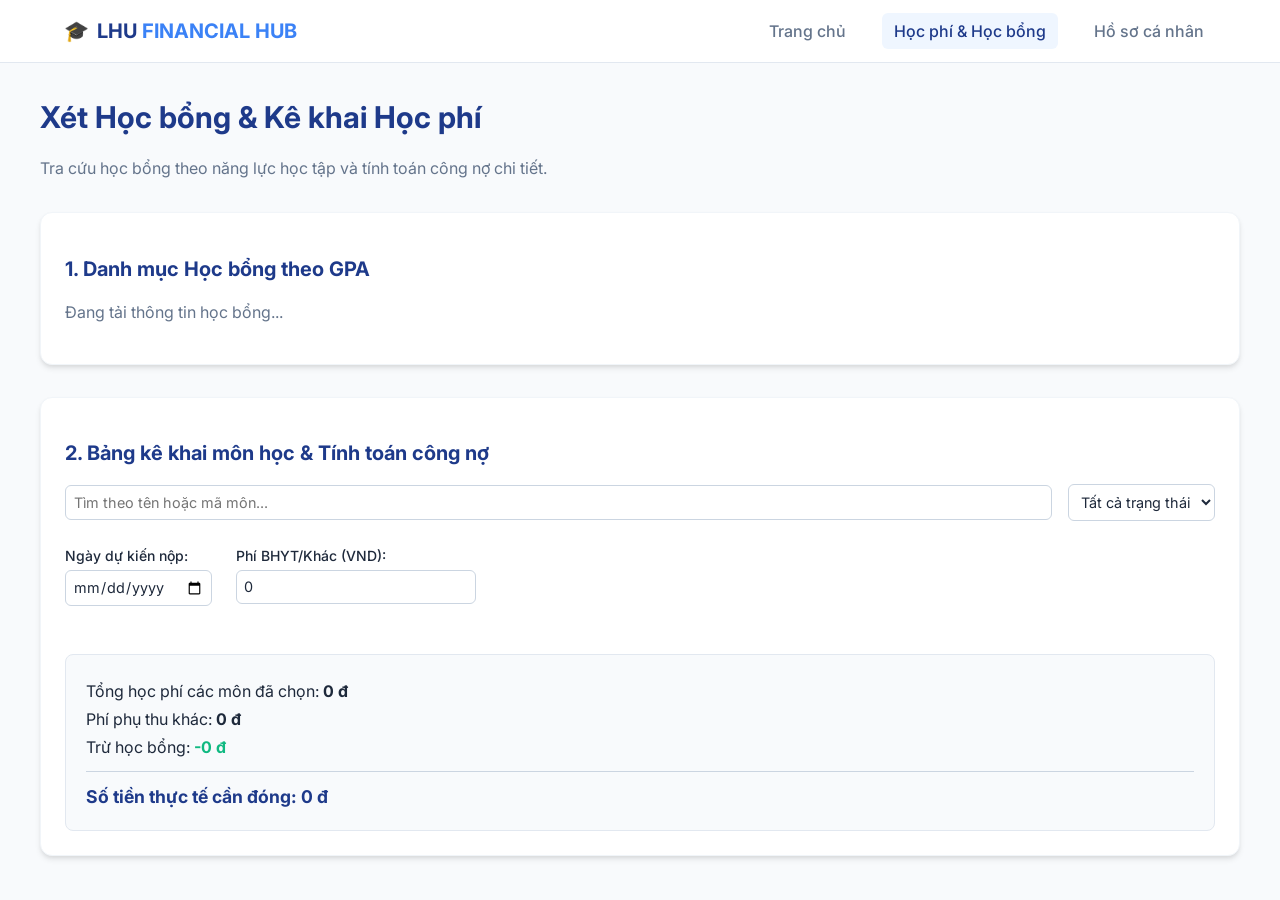
<file: financial.html>
<!DOCTYPE html>
<html lang="vi">
<head>
  <meta charset="UTF-8">
  <meta name="viewport" content="width=device-width, initial-scale=1.0">
  <title>LHU Financial Hub - Học Phí & Học Bổng</title>
  <link rel="stylesheet" href="css/style.css">
  <!-- Google Fonts Inter -->
  <link href="https://fonts.googleapis.com/css2?family=Inter:wght@400;500;600;700&display=swap" rel="stylesheet">
</head>
<body>
  <!-- Header cố định -->
  <header class="header">
    <div class="logo">
      <span class="logo-icon">🎓</span> 
      <span>LHU <span class="highlight">FINANCIAL HUB</span></span>
    </div>
    <nav class="nav-menu">
      <ul>
        <li><a href="index.html">Trang chủ</a></li>
        <li><a href="financial.html" class="active">Học phí & Học bổng</a></li>
        <li><a href="profile.html">Hồ sơ cá nhân</a></li>
      </ul>
    </nav>
  </header>

  <main class="container">
    <!-- Tiêu đề trang -->
    <section class="welcome-banner">
      <h1 class="page-title">Xét Học bổng & Kê khai Học phí</h1>
      <p class="welcome-subtitle">Tra cứu học bổng theo năng lực học tập và tính toán công nợ chi tiết.</p>
    </section>

    <!-- Khối 1: Danh mục học bổng -->
    <section class="card" style="margin-bottom: 2rem;">
      <h2 style="color: var(--primary); font-size: 1.25rem; margin-bottom: 1rem;">1. Danh mục Học bổng theo GPA</h2>
      <div id="scholarship-list">
        <!-- Dữ liệu render từ JS -->
        <p style="color: var(--text-muted);">Đang tải thông tin học bổng...</p>
      </div>
    </section>

    <!-- Khối 2: Bảng kê khai môn học & Tính học phí -->
    <section class="card">
      <h2 style="color: var(--primary); font-size: 1.25rem; margin-bottom: 1rem;">2. Bảng kê khai môn học & Tính toán công nợ</h2>
      
      <!-- Các bộ lọc và nhập liệu -->
      <div style="display: flex; gap: 1rem; flex-wrap: wrap; margin-bottom: 1.5rem; align-items: center;">
        <input type="text" id="search-subject" placeholder="Tìm theo tên hoặc mã môn..." class="form-input" style="flex: 1; min-width: 200px; padding: 0.5rem; border: 1px solid #cbd5e1; border-radius: 6px;">
        <select id="filter-status" class="form-select" style="padding: 0.5rem; border: 1px solid #cbd5e1; border-radius: 6px;">
          <option value="all">Tất cả trạng thái</option>
        </select>
      </div>

      <div style="display: flex; gap: 1.5rem; flex-wrap: wrap; margin-bottom: 1.5rem;">
        <div>
          <label style="font-size: 0.875rem; font-weight: 500; display: block; margin-bottom: 0.25rem;">Ngày dự kiến nộp:</label>
          <input type="date" id="due-date" class="form-input" style="padding: 0.45rem; border: 1px solid #cbd5e1; border-radius: 6px;">
        </div>
        <div>
          <label style="font-size: 0.875rem; font-weight: 500; display: block; margin-bottom: 0.25rem;">Phí BHYT/Khác (VND):</label>
          <input type="number" id="other-fees-input" value="0" class="form-input" style="padding: 0.45rem; border: 1px solid #cbd5e1; border-radius: 6px;">
        </div>
      </div>

      <!-- Khu vực hiển thị bảng môn học (JS sẽ render bảng vào đây) -->
      <div class="table-responsive" style="overflow-x: auto; margin-bottom: 1.5rem;">
        <div id="subjects-table-container">
          <!-- Bảng môn học -->
        </div>
      </div>

      <!-- Tổng kết học phí -->
      <div style="background-color: #f8fafc; padding: 1.25rem; border-radius: 8px; border: 1px solid #e2e8f0;">
        <p style="margin: 0.25rem 0;">Tổng học phí các môn đã chọn: <strong id="sum-tuition">0 đ</strong></p>
        <p style="margin: 0.25rem 0;">Phí phụ thu khác: <strong id="sum-other">0 đ</strong></p>
        <p style="margin: 0.25rem 0;">Trừ học bổng: <strong id="sum-discount" style="color: var(--accent);">-0 đ</strong></p>
        <hr style="border: none; border-top: 1px solid #cbd5e1; margin: 0.75rem 0;">
        <p style="margin: 0; font-size: 1.1rem; color: var(--primary);"><strong>Số tiền thực tế cần đóng: <span id="sum-total">0 đ</span></strong></p>
      </div>
    </section>
  </main>

  <script src="js/data.js"></script>
  <script src="js/financial.js"></script>
</body>
</html>
</file>
<file: css/style.css>
/* Thiết lập chung & Biến màu sắc */
:root {
  --primary: #1e3a8a; /* Xanh dương đậm chủ đạo */
  --primary-light: #3b82f6;
  --accent: #10b981; /* Xanh lá nhấn mạnh tài chính */
  --bg-color: #f8fafc;
  --text-main: #1e293b;
  --text-muted: #64748b;
  --card-bg: #ffffff;
  --radius: 12px;
  --shadow: 0 4px 6px -1px rgba(0, 0, 0, 0.1), 0 2px 4px -1px rgba(0, 0, 0, 0.06);
  --transition: all 0.3s ease;
}

body {
  font-family: 'Inter', sans-serif;
  background-color: var(--bg-color);
  color: var(--text-main);
  margin: 0;
  padding: 0;
  line-height: 1.5;
}

/* Header hiện đại */
.header {
  background: rgba(255, 255, 255, 0.9);
  backdrop-filter: blur(8px);
  position: sticky;
  top: 0;
  z-index: 1000;
  display: flex;
  justify-content: space-between;
  align-items: center;
  padding: 1rem 5%;
  border-bottom: 1px solid #e2e8f0;
}

.logo {
  font-weight: 700;
  font-size: 1.25rem;
  color: var(--primary);
  display: flex;
  align-items: center;
  gap: 0.5rem;
}

.logo .highlight {
  color: var(--primary-light);
}

.nav-menu ul {
  display: flex;
  list-style: none;
  gap: 1.5rem;
  margin: 0;
  padding: 0;
}

.nav-menu a {
  text-decoration: none;
  color: var(--text-muted);
  font-weight: 500;
  padding: 0.5rem 0.75rem;
  border-radius: 6px;
  transition: var(--transition);
}

.nav-menu a:hover, .nav-menu a.active {
  color: var(--primary);
  background-color: #eff6ff;
}

/* Container chính */
.container {
  max-width: 1200px;
  margin: 2rem auto;
  padding: 0 1.5rem;
}

/* Welcome Banner */
.welcome-banner {
  margin-bottom: 2rem;
}

.page-title {
  font-size: 1.875rem;
  font-weight: 700;
  color: var(--primary);
  margin-bottom: 0.5rem;
}

.welcome-subtitle {
  color: var(--text-muted);
  font-size: 1rem;
}

.badge-mssv {
  background-color: #e2e8f0;
  padding: 0.2rem 0.5rem;
  border-radius: 4px;
  font-size: 0.875rem;
  font-weight: 600;
  color: var(--primary);
  margin-left: 0.5rem;
}

/* Dashboard Widgets & Cards */
.grid-cards {
  display: grid;
  grid-template-columns: repeat(auto-fit, minmax(280px, 1fr));
  gap: 1.5rem;
  margin-bottom: 2rem;
}

.card {
  background: var(--card-bg);
  border-radius: var(--radius);
  padding: 1.5rem;
  box-shadow: var(--shadow);
  transition: var(--transition);
  border: 1px solid #f1f5f9;
}

.card:hover {
  transform: translateY(-4px);
  box-shadow: 0 10px 15px -3px rgba(0, 0, 0, 0.1);
}

/* Thao tác nhanh */
.action-card {
  background: linear-gradient(135deg, #ffffff 0%, #f8fafc 100%);
}

.action-header h2 {
  font-size: 1.25rem;
  color: var(--primary);
  margin-bottom: 0.25rem;
}

.action-header p {
  color: var(--text-muted);
  font-size: 0.9rem;
  margin-bottom: 1.5rem;
}

.action-buttons {
  display: flex;
  gap: 1rem;
  flex-wrap: wrap;
}

/* Các nút bấm (Buttons) */
.btn {
  display: inline-flex;
  align-items: center;
  gap: 0.5rem;
  padding: 0.75rem 1.25rem;
  border-radius: 8px;
  font-weight: 600;
  text-decoration: none;
  transition: var(--transition);
  cursor: pointer;
  font-size: 0.95rem;
}

.btn-primary {
  background-color: var(--primary);
  color: white;
}

.btn-primary:hover {
  background-color: #1d4ed8;
}

.btn-secondary {
  background-color: #f1f5f9;
  color: var(--text-main);
  border: 1px solid #cbd5e1;
}

.btn-secondary:hover {
  background-color: #e2e8f0;
}

/* Bổ sung định dạng cho form và bảng trên trang Financial */
.form-input, .form-select {
  font-family: 'Inter', sans-serif;
  font-size: 0.9rem;
  color: var(--text-main);
  background-color: #ffffff;
  outline: none;
  transition: var(--transition);
}

.form-input:focus, .form-select:focus {
  border-color: var(--primary-light) !important;
  box-shadow: 0 0 0 3px rgba(59, 130, 246, 0.15);
}

/* Kiểu bảng danh sách môn học */
table {
  width: 100%;
  border-collapse: collapse;
  text-align: left;
  font-size: 0.9rem;
}

th, td {
  padding: 0.75rem 1rem;
  border-bottom: 1px solid #e2e8f0;
}

th {
  background-color: #f1f5f9;
  color: var(--primary);
  font-weight: 600;
}

tr:hover {
  background-color: #f8fafc;
}
</file>
